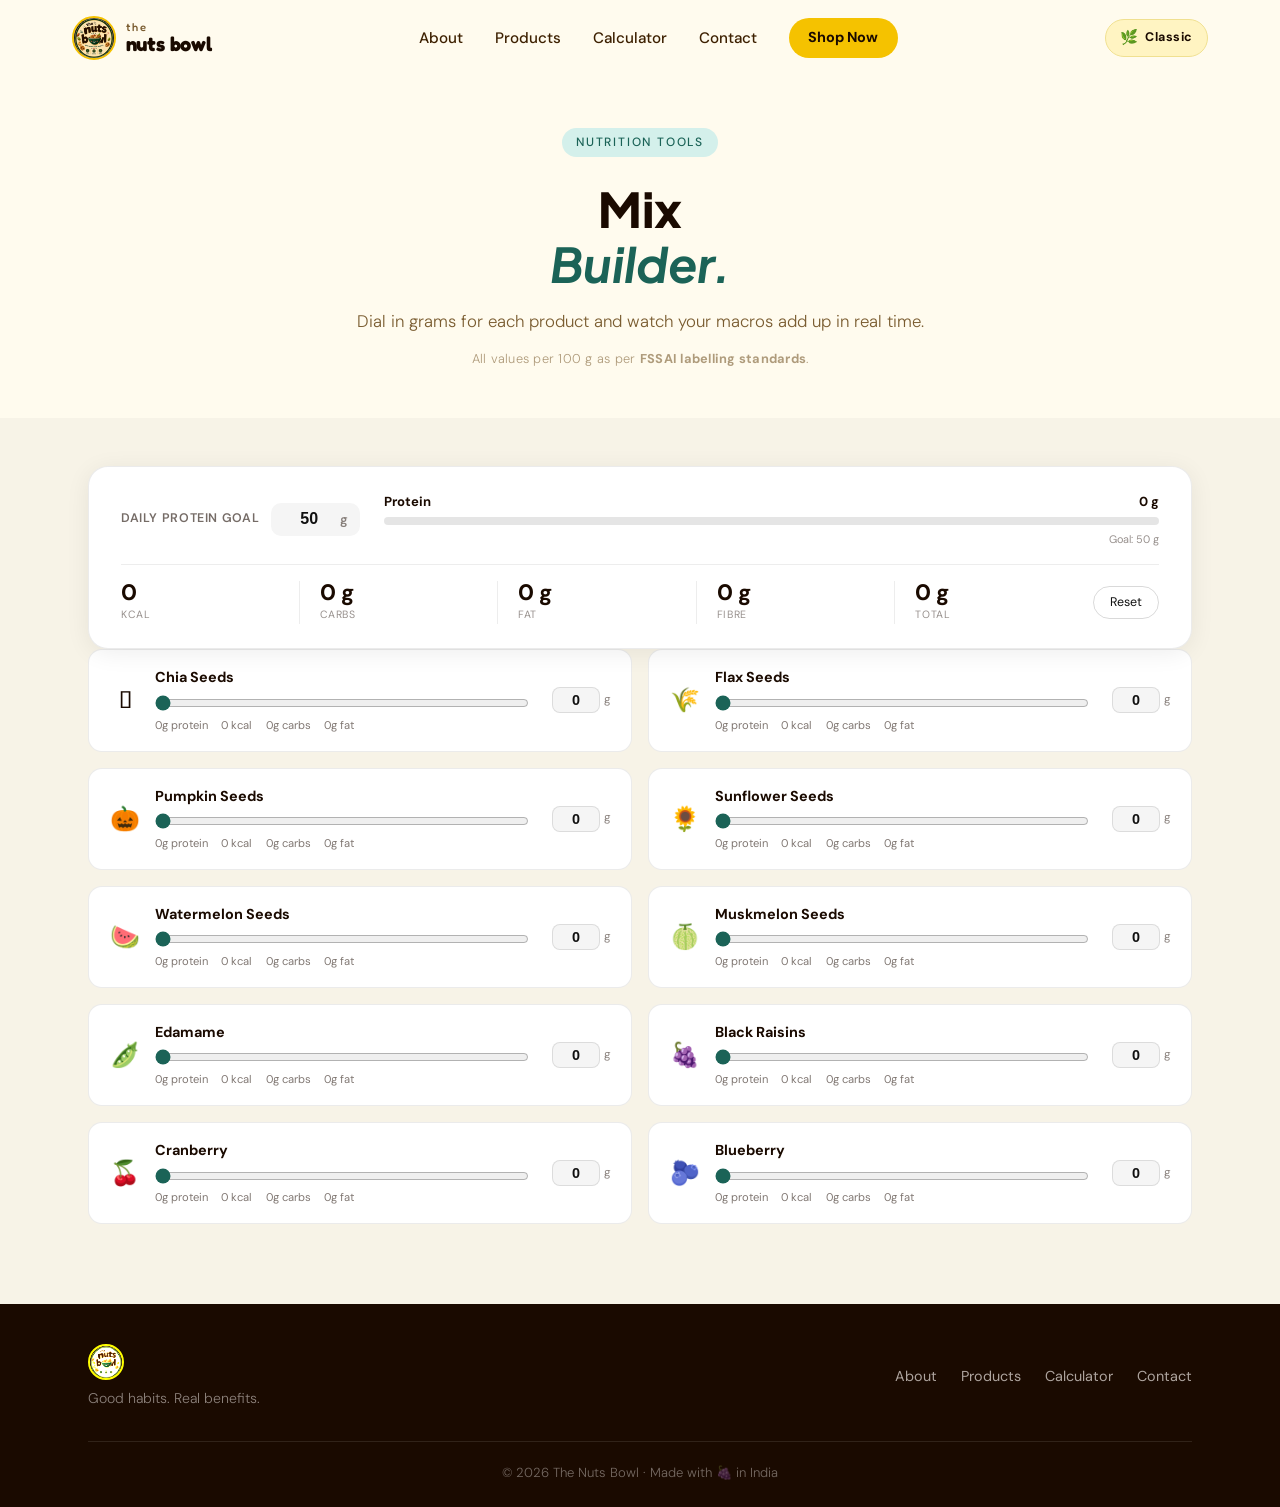
<file: calculator.html>
<!DOCTYPE html>
<html lang="en">
<head>
  <meta charset="UTF-8" />
  <meta name="viewport" content="width=device-width, initial-scale=1.0" />

  <!-- ── Google Search Console verification ───────────────────── -->
  <meta name="google-site-verification" content="Z0WeQghRNJafV9fuHbbRIlqWVJzhFvjrggeVqKe2DdU" />

  <!-- ── Primary SEO ──────────────────────────────────────────── -->
  <title>Protein &amp; Nutrition Calculator — The Nuts Bowl | Build Your Daily Seed Mix</title>
  <meta name="description" content="Free protein & nutrition calculator for seeds and nuts. Set your daily protein goal, add products and instantly see protein, calories, carbs, fat and fibre. Powered by The Nuts Bowl." />
  <meta name="keywords" content="protein calculator, nutrition calculator, seed mix calculator, daily protein goal, chia seeds nutrition, pumpkin seeds protein, flax seeds calories, sunflower seeds nutrition, healthy seed mix, FSSAI nutrition, the nuts bowl calculator" />
  <meta name="author" content="The Nuts Bowl" />
  <meta name="robots" content="index, follow" />
  <link rel="canonical" href="https://thenutsbowl.com/calculator.html" />

  <!-- ── Open Graph (Facebook / WhatsApp) ────────────────────── -->
  <meta property="og:type" content="website" />
  <meta property="og:site_name" content="The Nuts Bowl" />
  <meta property="og:title" content="Protein & Nutrition Calculator — The Nuts Bowl" />
  <meta property="og:description" content="Set your daily protein goal, dial in grams for each seed or nut, and get real-time macros. Free tool by The Nuts Bowl." />
  <meta property="og:image" content="https://thenutsbowl.com/assets/images/brand_logo.webp" />
  <meta property="og:image:alt" content="The Nuts Bowl Nutrition Calculator" />
  <meta property="og:url" content="https://thenutsbowl.com/calculator.html" />
  <meta property="og:locale" content="en_IN" />

  <!-- ── Twitter Card ─────────────────────────────────────────── -->
  <meta name="twitter:card" content="summary_large_image" />
  <meta name="twitter:title" content="Protein & Nutrition Calculator — The Nuts Bowl" />
  <meta name="twitter:description" content="Build your perfect seed mix. Set a protein goal, adjust grams, watch macros update live." />
  <meta name="twitter:image" content="https://thenutsbowl.com/assets/images/brand_logo.webp" />

  <!-- ── JSON-LD Structured Data ──────────────────────────────── -->
  <script type="application/ld+json">
  {
    "@context": "https://schema.org",
    "@type": "WebApplication",
    "name": "Protein & Nutrition Mix Calculator",
    "url": "https://thenutsbowl.com/calculator.html",
    "description": "A free nutrition calculator to build your daily seed and nut mix. Track protein, calories, carbs, fat and fibre per 100g as per FSSAI standards.",
    "applicationCategory": "HealthApplication",
    "operatingSystem": "Any",
    "offers": {
      "@type": "Offer",
      "price": "0",
      "priceCurrency": "INR"
    },
    "provider": {
      "@type": "Organization",
      "name": "The Nuts Bowl",
      "url": "https://thenutsbowl.com"
    },
    "breadcrumb": {
      "@type": "BreadcrumbList",
      "itemListElement": [
        {
          "@type": "ListItem",
          "position": 1,
          "name": "Home",
          "item": "https://thenutsbowl.com/"
        },
        {
          "@type": "ListItem",
          "position": 2,
          "name": "Nutrition Calculator",
          "item": "https://thenutsbowl.com/calculator.html"
        }
      ]
    }
  }
  </script>

  <!-- ── Fonts ─────────────────────────────────────────────────── -->
  <link rel="preconnect" href="https://fonts.googleapis.com" />
  <link rel="preconnect" href="https://fonts.gstatic.com" crossorigin />
  <link href="https://fonts.googleapis.com/css2?family=Syne:wght@700;800;900&family=Space+Grotesk:wght@300;400;500;600;700&family=Merriweather:ital,wght@0,300;0,400;0,700;1,300;1,400&display=swap" rel="stylesheet" />
  <link href="https://fonts.googleapis.com/css2?family=Plus+Jakarta+Sans:ital,wght@0,300;0,400;0,500;0,600;0,700;0,800;1,300;1,400;1,600&family=DM+Sans:ital,opsz,wght@0,9..40,300;0,9..40,400;0,9..40,500;1,9..40,300&family=Fredoka:wght@400;500;600;700&display=swap" rel="stylesheet" />

  <!-- ── Favicon ──────────────────────────────────────────────── -->
  <link rel="icon" type="image/svg+xml" href="assets/favicon.svg" />
  <link rel="shortcut icon" href="assets/favicon.svg" />

  <link rel="stylesheet" href="css/style.css" />
  <link rel="stylesheet" href="css/calculator.css" />
</head>
<body>

  <!-- ══════════════════════════════ NAVBAR ══════════════════════════════ -->
  <nav class="navbar" id="navbar">
    <div class="nav-container">
      <a href="index.html#hero" class="nav-logo">
        <img src="assets/images/brand_logo.webp" alt="The Nuts Bowl" class="logo-img" />
        <span class="brand-name">
          <span class="brand-the">the</span>
          <span class="brand-main">nuts bowl</span>
        </span>
      </a>

      <ul class="nav-links" id="navLinks">
        <li><a href="index.html#about"    class="nav-link">About</a></li>
        <li><a href="index.html#products" class="nav-link">Products</a></li>
        <li><a href="calculator.html"     class="nav-link active">Calculator</a></li>
        <li><a href="index.html#contact"  class="nav-link">Contact</a></li>
        <li><a href="index.html#contact"  class="btn btn-nav">Shop Now</a></li>
      </ul>

      <button class="theme-toggle" id="themeToggle" aria-label="Toggle theme">
        <span class="theme-icon">🌿</span>
        <span class="theme-label">Classic</span>
      </button>

      <button class="hamburger" id="hamburger" aria-label="Open menu" aria-expanded="false">
        <span></span><span></span><span></span>
      </button>
    </div>
  </nav>
  <div class="mobile-overlay" id="mobileOverlay"></div>

  <!-- ══════════════════════════════ HERO ══════════════════════════════ -->
  <section class="calc-hero">
    <div class="container">
      <span class="section-tag">nutrition tools</span>
      <h1 class="section-title">Mix<br /><em>Builder.</em></h1>
      <p class="section-desc">
        Dial in grams for each product and watch your macros add up in real time.<br />
        <small>All values per 100 g as per <strong>FSSAI labelling standards</strong>.</small>
      </p>
    </div>
  </section>

  <!-- ══════════════════════════════ CUSTOM MIX BUILDER ══════════════════════════════ -->
  <section class="calc-section calc-section-alt" id="mixBuilder">
    <div class="container">

      <!-- Totals panel — full-width at top -->
      <div class="mix-totals" id="mixTotals">
        <div class="mix-totals-top">
          <div class="mix-goal-row">
            <label for="mixGoal">Daily protein goal</label>
            <div class="target-input-wrap">
              <input type="number" id="mixGoal" class="target-input" min="1" max="500" value="50" />
              <span class="target-unit">g</span>
            </div>
          </div>

          <div class="macro-progress-wrap">
            <div class="macro-progress-label">
              <span>Protein</span>
              <span id="mixProteinDisplay">0 g</span>
            </div>
            <div class="macro-progress-track">
              <div class="macro-progress-fill" id="mixProteinBar" style="width:0%"></div>
            </div>
            <span class="macro-progress-goal" id="mixProteinGoalLabel">Goal: 50 g</span>
          </div>
        </div>

        <div class="mix-totals-bottom">
          <div class="mix-macro-item">
            <span class="mix-macro-value" id="mixCalories">0</span>
            <span class="mix-macro-label">kcal</span>
          </div>
          <div class="mix-macro-item">
            <span class="mix-macro-value" id="mixCarbs">0 g</span>
            <span class="mix-macro-label">Carbs</span>
          </div>
          <div class="mix-macro-item">
            <span class="mix-macro-value" id="mixFat">0 g</span>
            <span class="mix-macro-label">Fat</span>
          </div>
          <div class="mix-macro-item">
            <span class="mix-macro-value" id="mixFibre">0 g</span>
            <span class="mix-macro-label">Fibre</span>
          </div>
          <div class="mix-macro-item">
            <span class="mix-macro-value" id="mixTotalWeight">0 g</span>
            <span class="mix-macro-label">Total</span>
          </div>
          <button class="mix-reset-btn" id="mixReset">Reset</button>
        </div>
      </div>

      <!-- Product sliders grid -->
      <div class="mix-products" id="mixProducts"></div>

    </div>
  </section>

  <!-- ══════════════════════════════ FOOTER ══════════════════════════════ -->
  <footer class="footer">
    <div class="container">
      <div class="footer-inner">
        <div class="footer-brand">
          <a href="index.html#hero" class="nav-logo">
            <img src="assets/images/brand_logo.webp" alt="The Nuts Bowl" class="logo-img logo-sm" />
          </a>
          <p>Good habits. Real benefits.</p>
        </div>
        <nav class="footer-links">
          <a href="index.html#about">About</a>
          <a href="index.html#products">Products</a>
          <a href="calculator.html">Calculator</a>
          <a href="index.html#contact">Contact</a>
        </nav>
      </div>
      <div class="footer-bottom">
        <p>© 2026 The Nuts Bowl · Made with 🍇 in India</p>
      </div>
    </div>
  </footer>

  <script src="js/calculator.js"></script>
</body>
</html>
</file>
<file: css/style.css>
/* ═══════════════════════════════════════════════════════════════
   THE NUT BOWL — CSS
   Clean & Aesthetic Gen Z Style
   Mobile-first responsive
═══════════════════════════════════════════════════════════════ */

/* ─── CSS Custom Properties ─────────────────────────────────── */
:root {
  /* Colors — derived from The Nut Bowl logo */
  --cream:       #fffbee;   /* warm light yellow background */
  --cream-dark:  #fff4c2;   /* soft yellow */
  --beige:       #f0e090;   /* golden beige border */
  --brown-light: #c4a028;
  --brown:       #8b6900;
  --accent:      #1b6357;   /* teal — bowl color */
  --accent-light:#3d9b8a;   /* lighter teal */
  --accent-soft: #d4f0eb;   /* very light teal */
  --yellow:      #f5c200;   /* logo golden yellow */
  --yellow-soft: #fff4c2;   /* light yellow */
  --yellow-mid:  #fde96a;   /* mid yellow */
  --sage:        #5a9e4a;   /* leaf green */
  --text-dark:   #1a0a00;   /* near-black brown */
  --text-mid:    #3d2000;   /* dark brown */
  --text-muted:  #7a5c30;   /* warm mid brown */
  --white:       #ffffff;
  --card-bg:     #ffffff;
  --shadow:      rgba(27, 99, 87, 0.1);
  --shadow-hover:rgba(27, 99, 87, 0.2);

  /* Typography */
  --font-display: 'Plus Jakarta Sans', system-ui, sans-serif;
  --font-body:    'DM Sans', system-ui, sans-serif;

  /* Spacing */
  --section-pad: clamp(4rem, 8vw, 8rem);
  --container:   1200px;

  /* Radius */
  --radius-sm:  0.5rem;
  --radius-md:  1rem;
  --radius-lg:  1.5rem;
  --radius-xl:  2rem;
  --radius-pill:9999px;

  /* Transitions */
  --ease:        cubic-bezier(0.22, 1, 0.36, 1);
  --transition:  0.35s var(--ease);
}

/* ─── Reset ─────────────────────────────────────────────────── */
*, *::before, *::after { box-sizing: border-box; margin: 0; padding: 0; }

html {
  scroll-behavior: smooth;
  font-size: 16px;
  -webkit-text-size-adjust: 100%;
}

body {
  font-family: var(--font-body);
  background-color: var(--cream);
  color: var(--text-dark);
  line-height: 1.6;
  overflow-x: hidden;
}

img { max-width: 100%; display: block; }
a { text-decoration: none; color: inherit; }
ul { list-style: none; }
button { cursor: pointer; border: none; background: none; font: inherit; }
textarea { resize: vertical; }

/* ─── Utility ────────────────────────────────────────────────── */
.container {
  width: 100%;
  max-width: var(--container);
  margin: 0 auto;
  padding: 0 1.5rem;
}

@media (min-width: 768px) {
  .container { padding: 0 2rem; }
}

@media (min-width: 1024px) {
  .container { padding: 0 3rem; }
}

/* ─── Scroll Reveal ──────────────────────────────────────────── */
.reveal {
  opacity: 0;
  transform: translateY(2rem);
  transition: opacity 0.7s var(--ease), transform 0.7s var(--ease);
}

.reveal.visible {
  opacity: 1;
  transform: translateY(0);
}

.reveal-delay-1 { transition-delay: 0.12s; }
.reveal-delay-2 { transition-delay: 0.24s; }
.reveal-delay-3 { transition-delay: 0.36s; }

/* ─── Buttons ────────────────────────────────────────────────── */
.btn {
  display: inline-flex;
  align-items: center;
  gap: 0.4rem;
  padding: 0.7rem 1.6rem;
  border-radius: var(--radius-pill);
  font-family: var(--font-body);
  font-weight: 500;
  font-size: 0.95rem;
  transition: var(--transition);
  white-space: nowrap;
}

.btn-primary {
  background: var(--accent);
  color: var(--white);
  box-shadow: 0 4px 20px rgba(27, 99, 87, 0.3);
}

.btn-primary:hover {
  background: #155048;
  transform: translateY(-2px);
  box-shadow: 0 8px 28px rgba(27, 99, 87, 0.4);
}

.btn-ghost {
  background: transparent;
  color: var(--text-mid);
  border: 1.5px solid var(--beige);
}

.btn-ghost:hover {
  border-color: var(--accent);
  color: var(--accent);
  transform: translateY(-2px);
}

.btn-nav {
  background: var(--yellow);
  color: var(--text-dark);
  padding: 0.5rem 1.2rem;
  font-size: 0.9rem;
  font-weight: 700;
}

.btn-nav:hover { background: #e0b000; transform: translateY(-1px); }

.btn-small {
  padding: 0.45rem 1.1rem;
  font-size: 0.85rem;
  background: var(--yellow-soft);
  color: var(--text-dark);
  border: 1.5px solid var(--yellow);
}

.btn-small:hover {
  background: var(--yellow);
  color: var(--text-dark);
}

.btn-full { width: 100%; justify-content: center; }

/* ─── Section Helpers ────────────────────────────────────────── */
.section-tag {
  display: inline-block;
  font-family: var(--font-body);
  font-size: 0.75rem;
  font-weight: 500;
  letter-spacing: 0.15em;
  text-transform: uppercase;
  color: var(--accent);
  background: var(--accent-soft);
  padding: 0.3rem 0.9rem;
  border-radius: var(--radius-pill);
  margin-bottom: 1rem;
}

.section-header {
  text-align: center;
  max-width: 600px;
  margin: 0 auto 3.5rem;
}

.section-title {
  font-family: var(--font-display);
  font-size: clamp(2rem, 4.5vw, 3rem);
  font-weight: 800;
  line-height: 1.15;
  color: var(--text-dark);
  margin-bottom: 1rem;
}

.section-title em {
  font-style: italic;
  color: var(--accent);
  font-weight: 700;
}

.section-desc {
  color: var(--text-muted);
  font-size: 1.05rem;
  line-height: 1.7;
  font-weight: 300;
}

/* ─── OFFER BANNER ───────────────────────────────────────────── */
:root { --banner-h: 0px; }

.offer-banner {
  position: fixed;
  top: 0;
  left: 0;
  right: 0;
  height: 38px;
  z-index: 1002;
  background: var(--yellow);
  display: flex;
  align-items: center;
  overflow: hidden;
  transform: translateY(-100%);
  transition: transform 0.35s var(--ease);
}

.offer-banner.visible { transform: translateY(0); }

/* Scrolling ticker */
.offer-banner-track {
  display: flex;
  align-items: center;
  gap: 0;
  white-space: nowrap;
  animation: bannerTicker 28s linear infinite;
  padding-right: 2rem;
  flex: 1;
  min-width: 0;
}

.offer-banner-track:hover { animation-play-state: paused; }

@keyframes bannerTicker {
  from { transform: translateX(0); }
  to   { transform: translateX(-50%); }
}

.offer-banner-msg {
  display: inline-block;
  font-size: 0.78rem;
  font-weight: 700;
  letter-spacing: 0.06em;
  text-transform: uppercase;
  color: var(--text-dark);
  padding: 0 3rem;
}

.offer-banner-msg::before {
  content: '✦';
  margin-right: 0.75rem;
  opacity: 0.5;
}

.offer-banner-close {
  flex-shrink: 0;
  padding: 0 0.85rem;
  height: 100%;
  font-size: 0.75rem;
  font-weight: 700;
  color: var(--text-dark);
  opacity: 0.6;
  background: rgba(0,0,0,0.08);
  border-left: 1px solid rgba(0,0,0,0.1);
  transition: opacity var(--transition), background var(--transition);
  cursor: pointer;
}

.offer-banner-close:hover { opacity: 1; background: rgba(0,0,0,0.15); }

/* Shift navbar and hero down when banner is visible */
body.banner-visible .navbar      { top: 38px; }
body.banner-visible .hero        { padding-top: calc(var(--section-pad) + 4rem + 38px); }
body.banner-visible .mobile-overlay { top: 38px; }

/* ─── NAVBAR ─────────────────────────────────────────────────── */
.navbar {
  position: fixed;
  top: 0;
  left: 0;
  right: 0;
  z-index: 1000;
  padding: 1rem 0;
  transition: background var(--transition), box-shadow var(--transition), padding var(--transition);
}

.navbar.scrolled {
  background: rgba(253, 248, 243, 0.92);
  backdrop-filter: blur(16px);
  -webkit-backdrop-filter: blur(16px);
  box-shadow: 0 1px 0 var(--beige);
  padding: 0.75rem 0;
}

.nav-container {
  max-width: var(--container);
  margin: 0 auto;
  padding: 0 1.5rem;
  display: flex;
  align-items: center;
  justify-content: space-between;
  gap: 1rem;
}

.nav-logo {
  display: flex;
  align-items: center;
  gap: 0.6rem;
  flex-shrink: 0;
}

.logo-img {
  height: 44px;
  width: 44px;
  object-fit: cover;
  border-radius: 50%;
  border: 2px solid var(--yellow);
}

.logo-sm {
  height: 36px;
  width: 36px;
}

.logo-text {
  font-family: var(--font-display);
  font-size: 1.2rem;
  font-weight: 800;
  color: var(--text-dark);
}

/* Brand name beside logo */
.brand-name {
  display: flex;
  flex-direction: column;
  line-height: 1;
  gap: 0.05rem;
}

.brand-the {
  font-family: 'Fredoka', sans-serif;
  font-size: 0.7rem;
  font-weight: 500;
  color: var(--text-muted);
  letter-spacing: 0.18em;
  text-transform: lowercase;
}

.brand-main {
  font-family: 'Fredoka', sans-serif;
  font-size: 1.25rem;
  font-weight: 700;
  color: var(--text-dark);
  letter-spacing: -0.01em;
  line-height: 1;
}

.nav-links {
  display: none;
  align-items: center;
  gap: 2rem;
}

.nav-link {
  font-size: 0.95rem;
  font-weight: 500;
  color: var(--text-mid);
  transition: color var(--transition);
  position: relative;
}

.nav-link::after {
  content: '';
  position: absolute;
  left: 0;
  bottom: -3px;
  width: 0;
  height: 2px;
  background: var(--accent);
  border-radius: var(--radius-pill);
  transition: width var(--transition);
}

.nav-link:hover { color: var(--accent); }
.nav-link:hover::after { width: 100%; }

/* Hamburger */
.hamburger {
  display: flex;
  flex-direction: column;
  gap: 5px;
  padding: 0.4rem;
  z-index: 1001;
}

.hamburger span {
  display: block;
  width: 24px;
  height: 2px;
  background: var(--text-dark);
  border-radius: var(--radius-pill);
  transition: var(--transition);
  transform-origin: center;
}

.hamburger.open span:nth-child(1) { transform: translateY(7px) rotate(45deg); }
.hamburger.open span:nth-child(2) { opacity: 0; transform: scaleX(0); }
.hamburger.open span:nth-child(3) { transform: translateY(-7px) rotate(-45deg); }

/* Mobile nav overlay */
.mobile-overlay {
  display: none;
  position: fixed;
  inset: 0;
  background: rgba(26, 18, 8, 0.4);
  z-index: 998;
  backdrop-filter: blur(4px);
  opacity: 0;
  transition: opacity var(--transition);
}

.mobile-overlay.show { display: block; opacity: 1; }

/* Desktop nav */
@media (min-width: 768px) {
  .nav-container { padding: 0 2rem; }
  .hamburger { display: none; }
  .nav-links { display: flex; }
}

/* Mobile nav open state */
@media (max-width: 767px) {
  .nav-links {
    position: fixed;
    top: 0;
    right: -100%;
    bottom: 0;
    width: min(300px, 82vw);
    background: var(--white);
    border-left: 1.5px solid var(--beige);
    flex-direction: column;
    align-items: stretch;
    justify-content: flex-start;
    gap: 0;
    padding: 72px 0 2rem;
    z-index: 999;
    transition: right 0.3s ease;
    box-shadow: -8px 0 32px rgba(0,0,0,0.1);
    overflow-y: auto;
    list-style: none;
  }

  .nav-links.open { right: 0; display: flex; }

  .nav-links li { width: 100%; }

  .nav-links li + li { border-top: 1px solid var(--cream-dark); }

  .nav-link {
    display: block;
    padding: 1rem 1.75rem;
    font-size: 1.05rem;
    font-weight: 600;
    color: var(--text-dark);
    width: 100%;
  }

  .nav-link::after { display: none; }
  .nav-link:hover  { background: var(--cream); color: var(--accent); }

  .nav-links li:last-child {
    padding: 1.25rem 1.75rem 0;
    border-top: none;
  }

  .nav-links .btn-nav {
    display: block;
    width: 100%;
    text-align: center;
    padding: 0.8rem 1.5rem;
    font-size: 1rem;
    border-radius: var(--radius-pill);
  }
}

/* ─── HERO ────────────────────────────────────────────────────── */
.hero {
  min-height: 100svh;
  padding: calc(var(--section-pad) + 4rem) 1.5rem var(--section-pad);
  display: flex;
  align-items: center;
  justify-content: center;
  position: relative;
  overflow: hidden;
  background: linear-gradient(160deg, var(--cream) 0%, var(--yellow-soft) 60%, var(--yellow-mid) 100%);
}

/* Decorative blobs */
.hero-bg-blob {
  position: absolute;
  border-radius: 50%;
  filter: blur(80px);
  opacity: 0.45;
  pointer-events: none;
  animation: blobFloat 8s ease-in-out infinite alternate;
}

.blob-1 {
  width: clamp(300px, 40vw, 500px);
  height: clamp(300px, 40vw, 500px);
  background: radial-gradient(circle, #fde96a, transparent 70%);
  top: -10%;
  right: -5%;
  animation-delay: 0s;
}

.blob-2 {
  width: clamp(200px, 30vw, 380px);
  height: clamp(200px, 30vw, 380px);
  background: radial-gradient(circle, #a8d8d2, transparent 70%);
  bottom: 5%;
  left: -5%;
  animation-delay: -3s;
}

.blob-3 {
  width: clamp(150px, 20vw, 250px);
  height: clamp(150px, 20vw, 250px);
  background: radial-gradient(circle, #f5c200, transparent 70%);
  top: 40%;
  left: 30%;
  animation-delay: -6s;
}

@keyframes blobFloat {
  from { transform: translate(0, 0) scale(1); }
  to   { transform: translate(3%, 4%) scale(1.05); }
}

.hero {
  flex-direction: column;
  text-align: center;
  gap: 3rem;
}

.hero-content {
  position: relative;
  z-index: 1;
  max-width: 700px;
}

.hero-badge {
  display: inline-block;
  background: var(--yellow);
  border: none;
  color: var(--text-dark);
  font-size: 0.8rem;
  font-weight: 600;
  letter-spacing: 0.04em;
  padding: 0.45rem 1.2rem;
  border-radius: var(--radius-pill);
  margin-bottom: 1.5rem;
  box-shadow: 0 2px 12px rgba(245, 194, 0, 0.3);
}

.hero-title {
  font-family: var(--font-display);
  font-size: clamp(3rem, 9vw, 6.5rem);
  font-weight: 800;
  line-height: 1.05;
  color: var(--text-dark);
  margin-bottom: 1.2rem;
}

.hero-title em {
  font-style: italic;
  font-weight: 600;
  color: var(--text-mid);
  font-size: 0.8em;
}

.hero-title .highlight {
  color: var(--accent);
  position: relative;
  display: inline-block;
}

.hero-title .highlight::after {
  content: '';
  position: absolute;
  left: 0;
  bottom: 0.05em;
  width: 100%;
  height: 0.08em;
  background: var(--yellow);
  border-radius: var(--radius-pill);
  z-index: -1;
}

.hero-sub {
  color: var(--text-muted);
  font-size: clamp(1rem, 2vw, 1.15rem);
  line-height: 1.75;
  font-weight: 300;
  margin-bottom: 2rem;
}

.br-desktop { display: none; }
@media (min-width: 768px) { .br-desktop { display: inline; } }

.hero-cta-group {
  display: flex;
  flex-wrap: wrap;
  gap: 0.75rem;
  justify-content: center;
}

.hero-cta-group .btn { font-size: 1rem; padding: 0.85rem 2rem; }

/* Hero Visual */
.hero-visual {
  position: relative;
  z-index: 1;
}

.hero-card-stack {
  position: relative;
  width: clamp(220px, 40vw, 320px);
  height: clamp(220px, 40vw, 320px);
  display: flex;
  align-items: center;
  justify-content: center;
}

.hero-bowl-emoji {
  font-size: clamp(5rem, 12vw, 9rem);
  filter: drop-shadow(0 20px 40px rgba(139, 105, 64, 0.25));
  animation: bowlBob 4s ease-in-out infinite;
}

@keyframes bowlBob {
  0%, 100% { transform: translateY(0); }
  50%       { transform: translateY(-12px); }
}

.floating-card {
  position: absolute;
  background: var(--white);
  border: 1px solid var(--beige);
  border-radius: var(--radius-md);
  padding: 0.5rem 0.9rem;
  font-size: 0.85rem;
  font-weight: 500;
  color: var(--text-mid);
  box-shadow: 0 8px 24px var(--shadow);
  white-space: nowrap;
}

.card-a { top: 0; left: 0; animation: floatA 5s ease-in-out infinite; }
.card-b { top: 20%; right: -10%; animation: floatB 6s ease-in-out infinite; }
.card-c { bottom: 10%; left: 10%; animation: floatC 5.5s ease-in-out infinite; }

@keyframes floatA {
  0%, 100% { transform: translate(0, 0) rotate(-4deg); }
  50%       { transform: translate(-4px, -8px) rotate(-2deg); }
}

@keyframes floatB {
  0%, 100% { transform: translate(0, 0) rotate(5deg); }
  50%       { transform: translate(5px, -10px) rotate(3deg); }
}

@keyframes floatC {
  0%, 100% { transform: translate(0, 0) rotate(-2deg); }
  50%       { transform: translate(-3px, -6px) rotate(1deg); }
}

@media (min-width: 1024px) {
  .hero {
    flex-direction: row;
    text-align: left;
    gap: 4rem;
    padding-left: 3rem;
    padding-right: 3rem;
  }

  .hero-content { max-width: 600px; }
  .hero-cta-group { justify-content: flex-start; }
  .hero-badge { text-align: left; }
}

/* ─── ABOUT ──────────────────────────────────────────────────── */
.about {
  padding: var(--section-pad) 0;
  background: var(--white);
}

.about-grid {
  display: flex;
  flex-direction: column;
  gap: 1.25rem;
}

.about-card {
  display: flex;
  flex-direction: row;
  align-items: flex-start;
  gap: 1.5rem;
  background: var(--cream);
  border: 1px solid var(--beige);
  border-radius: var(--radius-lg);
  padding: 1.5rem 2rem;
  transition: transform var(--transition), box-shadow var(--transition);
}

.about-card:hover {
  transform: translateX(6px);
  box-shadow: 0 8px 32px var(--shadow-hover);
}

.about-icon {
  font-size: 2.2rem;
  flex-shrink: 0;
  margin-top: 0.15rem;
}

.about-card-text {
  display: flex;
  flex-direction: column;
}

.about-card h3 {
  font-family: var(--font-display);
  font-size: 1.1rem;
  font-weight: 700;
  color: var(--text-dark);
  margin-bottom: 0.4rem;
}

.about-card p {
  font-size: 0.92rem;
  color: var(--text-muted);
  line-height: 1.65;
  font-weight: 300;
}

/* ─── PRODUCTS ───────────────────────────────────────────────── */
.products {
  padding: var(--section-pad) 0;
  background: var(--cream);
}

.products-grid {
  display: grid;
  gap: 1.5rem;
  grid-template-columns: 1fr;
}

/* ── Skeleton loading cards ──────────────────────────────────── */
@keyframes shimmer {
  0%   { background-position: -600px 0; }
  100% { background-position:  600px 0; }
}

.skeleton-card {
  background: var(--card-bg);
  border: 1px solid var(--beige);
  border-radius: var(--radius-xl);
  padding: 2rem 1.75rem;
  display: flex;
  flex-direction: column;
  gap: 1rem;
  min-height: 260px;
  overflow: hidden;
}

.skeleton-line {
  border-radius: 6px;
  background: linear-gradient(90deg, var(--beige) 25%, var(--cream) 50%, var(--beige) 75%);
  background-size: 600px 100%;
  animation: shimmer 1.4s infinite linear;
}

.skeleton-line.sk-emoji  { width: 48px; height: 48px; border-radius: 50%; }
.skeleton-line.sk-title  { width: 65%; height: 18px; margin-top: 0.5rem; }
.skeleton-line.sk-desc   { width: 90%; height: 13px; }
.skeleton-line.sk-desc2  { width: 70%; height: 13px; }
.skeleton-line.sk-price  { width: 40%; height: 22px; margin-top: auto; }

@media (min-width: 640px) {
  .products-grid { grid-template-columns: repeat(2, 1fr); }
}

@media (min-width: 1024px) {
  .products-grid { grid-template-columns: repeat(3, 1fr); gap: 2rem; }
}

.product-card {
  background: var(--card-bg);
  border: 1px solid var(--beige);
  border-radius: var(--radius-xl);
  padding: 2rem 1.75rem;
  position: relative;
  overflow: hidden;
  transition: transform var(--transition), box-shadow var(--transition);
  display: flex;
  flex-direction: column;
  gap: 1rem;
}

.product-card::before {
  content: '';
  position: absolute;
  top: 0;
  left: 0;
  right: 0;
  height: 3px;
  background: linear-gradient(90deg, var(--yellow), var(--accent));
  opacity: 0;
  transition: opacity var(--transition);
}

.product-card:hover {
  transform: translateY(-8px);
  box-shadow: 0 24px 60px var(--shadow-hover);
}

.product-card:hover::before { opacity: 1; }

.product-badge {
  position: absolute;
  top: 1.2rem;
  right: 1.2rem;
  background: var(--yellow);
  color: var(--text-dark);
  font-size: 0.72rem;
  font-weight: 700;
  letter-spacing: 0.05em;
  padding: 0.3rem 0.75rem;
  border-radius: var(--radius-pill);
}

.badge-new { background: var(--accent); color: var(--white); }

.product-emoji {
  font-size: 3.5rem;
  line-height: 1;
}
.product-emoji .product-img {
  width: 3.5rem;
  height: 3.5rem;
  object-fit: cover;
  border-radius: 8px;
  cursor: zoom-in;
  transition: transform 0.2s ease, box-shadow 0.2s ease;
}
.product-emoji .product-img:hover {
  transform: scale(1.08);
  box-shadow: 0 6px 20px rgba(0,0,0,0.18);
}

/* ── Order Details Modal ───────────────────────────────────── */
.order-modal {
  position: fixed;
  inset: 0;
  z-index: 9998;
  background: rgba(0, 0, 0, 0.6);
  display: flex;
  align-items: center;
  justify-content: center;
  padding: 1.5rem;
  animation: lightboxIn 0.2s ease;
}
.order-modal[hidden] { display: none; }

.order-modal-card {
  background: var(--card-bg, #fff);
  color: var(--text-dark);
  border-radius: 1.25rem;
  padding: 1.75rem;
  width: 100%;
  max-width: 420px;
  box-shadow: 0 24px 64px rgba(0, 0, 0, 0.25);
  animation: lightboxImgIn 0.25s cubic-bezier(0.34, 1.56, 0.64, 1);
}

.order-modal-header {
  display: flex;
  align-items: center;
  justify-content: space-between;
  margin-bottom: 0.4rem;
}

.order-modal-title {
  font-family: var(--font-display);
  font-weight: 700;
  font-size: 1.1rem;
}

.order-modal-close {
  background: rgba(0, 0, 0, 0.07);
  border: none;
  width: 2rem;
  height: 2rem;
  border-radius: 50%;
  cursor: pointer;
  font-size: 0.9rem;
  display: flex;
  align-items: center;
  justify-content: center;
  transition: background 0.2s;
  flex-shrink: 0;
}
.order-modal-close:hover { background: rgba(0, 0, 0, 0.14); }

.order-modal-subtitle {
  font-size: 0.85rem;
  color: var(--text-muted);
  margin-bottom: 1.25rem;
}

.order-modal-form {
  display: flex;
  flex-direction: column;
  gap: 0.25rem;
}

.order-modal-label {
  font-family: var(--font-body);
  font-size: 0.75rem;
  font-weight: 600;
  color: var(--text-muted);
  text-transform: uppercase;
  letter-spacing: 0.06em;
  margin-top: 0.75rem;
}

.order-modal-input {
  border: 1.5px solid rgba(0, 0, 0, 0.12);
  border-radius: 0.65rem;
  padding: 0.65rem 0.75rem;
  font-size: 0.95rem;
  font-family: var(--font-body);
  width: 100%;
  box-sizing: border-box;
  background: var(--cream, #fffbee);
  color: var(--text-dark);
  transition: border-color 0.2s;
}
.order-modal-input:focus {
  outline: none;
  border-color: #25d366;
  box-shadow: 0 0 0 3px rgba(37, 211, 102, 0.15);
}
.order-modal-input.invalid {
  border-color: #e53e3e;
}

.order-modal-textarea {
  resize: vertical;
  min-height: 76px;
}

.order-modal-submit {
  margin-top: 1.25rem;
  width: 100%;
  text-align: center;
  justify-content: center;
  font-size: 1rem;
  padding: 0.85rem;
  border: none;
  cursor: pointer;
}

[data-theme="genz"] .order-modal-card {
  background: #1c1c1c;
  border: 1px solid rgba(255, 255, 255, 0.08);
}
[data-theme="genz"] .order-modal-input {
  background: #111;
  border-color: rgba(255, 255, 255, 0.12);
  color: #f0f0f0;
}
[data-theme="genz"] .order-modal-close {
  background: rgba(255, 255, 255, 0.08);
  color: #f0f0f0;
}
[data-theme="genz"] .order-modal-close:hover { background: rgba(255, 255, 255, 0.16); }

/* ── Lightbox ──────────────────────────────────────────────── */
.lightbox {
  position: fixed;
  inset: 0;
  z-index: 9999;
  background: rgba(0, 0, 0, 0.85);
  display: flex;
  align-items: center;
  justify-content: center;
  padding: 1.5rem;
  animation: lightboxIn 0.2s ease;
}
.lightbox[hidden] { display: none; }

@keyframes lightboxIn {
  from { opacity: 0; }
  to   { opacity: 1; }
}

.lightbox-img {
  max-width: min(90vw, 520px);
  max-height: 80vh;
  object-fit: contain;
  border-radius: 16px;
  box-shadow: 0 24px 64px rgba(0, 0, 0, 0.5);
  animation: lightboxImgIn 0.25s cubic-bezier(0.34, 1.56, 0.64, 1);
}

@keyframes lightboxImgIn {
  from { transform: scale(0.85); opacity: 0; }
  to   { transform: scale(1);    opacity: 1; }
}

.lightbox-close {
  position: fixed;
  top: 1.25rem;
  right: 1.25rem;
  background: rgba(255, 255, 255, 0.15);
  border: none;
  color: #fff;
  font-size: 1.25rem;
  width: 2.5rem;
  height: 2.5rem;
  border-radius: 50%;
  cursor: pointer;
  display: flex;
  align-items: center;
  justify-content: center;
  transition: background 0.2s;
  backdrop-filter: blur(4px);
}
.lightbox-close:hover { background: rgba(255, 255, 255, 0.28); }

.product-info {
  display: flex;
  flex-direction: column;
  gap: 0.5rem;
  flex: 1;
}

.product-tag {
  font-size: 0.75rem;
  font-weight: 500;
  letter-spacing: 0.12em;
  text-transform: uppercase;
  color: var(--accent);
}

.product-name {
  font-family: var(--font-display);
  font-size: 1.4rem;
  font-weight: 800;
  color: var(--text-dark);
}

.product-desc {
  font-size: 0.92rem;
  color: var(--text-muted);
  line-height: 1.65;
  font-weight: 300;
  flex: 1;
}

.product-footer {
  display: flex;
  align-items: center;
  justify-content: space-between;
  gap: 0.75rem;
  margin-top: 0.5rem;
  padding-top: 1rem;
  border-top: 1px solid var(--cream-dark);
  flex-wrap: wrap;
  row-gap: 0.6rem;
}

.product-price {
  font-family: var(--font-display);
  font-size: 1.4rem;
  font-weight: 800;
  color: var(--text-dark);
}

/* Weight selector */
.weight-selector {
  display: flex;
  gap: 0.4rem;
  margin: 0.85rem 0 0.25rem;
}

.weight-btn {
  padding: 0.3rem 0.7rem;
  border: 1.5px solid var(--beige);
  border-radius: var(--radius-pill);
  background: var(--white);
  font-family: var(--font-body);
  font-size: 0.8rem;
  font-weight: 600;
  color: var(--text-muted);
  cursor: pointer;
  transition: all var(--transition);
}

.weight-btn:hover {
  border-color: var(--accent);
  color: var(--accent);
}

.weight-btn.active {
  background: var(--accent);
  border-color: var(--accent);
  color: var(--white);
}

/* DIY Seed Bowl featured card */
.product-card-diy {
  display: flex;
  flex-direction: column;
  gap: 1.25rem;
  background: linear-gradient(135deg, var(--cream) 60%, var(--accent-soft));
  border: 2px solid var(--accent-light);
}

@media (min-width: 1024px) {
  .product-card-diy {
    grid-column: 1 / -1;
    flex-direction: row;
    align-items: center;
  }
  .product-card-diy .product-info { flex: 1; }
}

.diy-left {
  display: flex;
  flex-direction: column;
  align-items: center;
  gap: 0.5rem;
  min-width: 120px;
}

.diy-seeds-row {
  display: flex;
  flex-wrap: wrap;
  justify-content: center;
  gap: 0.5rem;
  font-size: 1.5rem;
  max-width: 140px;
}

/* Price stack (for discounted items) */
.price-stack {
  display: flex;
  flex-direction: column;
  gap: 0.1rem;
}

.price-mrp-row {
  display: flex;
  align-items: center;
  gap: 0.4rem;
  flex-wrap: wrap;
}

.product-price-original {
  font-family: var(--font-display);
  font-size: 1rem;
  font-weight: 600;
  color: var(--text-muted);
  text-decoration: line-through;
}

.discount-pill {
  background: #dcfce7;
  color: #16a34a;
  font-size: 0.75rem;
  font-weight: 700;
  padding: 0.2rem 0.55rem;
  border-radius: var(--radius-pill);
}

.badge-deal {
  background: var(--yellow);
  color: var(--text-dark);
}

.badge-bestseller {
  background: linear-gradient(135deg, #f59e0b, #d97706);
  color: #fff;
  box-shadow: 0 2px 8px rgba(217, 119, 6, 0.35);
}

/* Combo card — ingredient breakdown */
.product-card-combo {
  background: linear-gradient(135deg, #f0fdf4 60%, #dcfce7);
  border: 2px solid #86efac;
}

@media (min-width: 1024px) {
  .product-card-combo {
    align-items: flex-start;
  }
  .product-card-combo .diy-left {
    padding-top: 0.25rem;
    min-width: 150px;
  }
}

.combo-ingredients {
  margin: 0.6rem 0 0.25rem;
}

.ingredients-header {
  display: grid;
  grid-template-columns: 1fr 1fr;
  border-bottom: 1.5px solid #bbf7d0;
  margin-bottom: 0.1rem;
}

.ingredients-header > div {
  display: flex;
  justify-content: space-between;
  align-items: center;
  padding: 0 0.5rem 0.35rem;
  font-size: 0.7rem;
  font-weight: 700;
  letter-spacing: 0.08em;
  text-transform: uppercase;
  color: var(--text-muted);
}

.ingredients-header > div:first-child {
  border-right: 1px solid #bbf7d0;
}

.ingredients-list {
  display: grid;
  grid-template-columns: 1fr 1fr;
}

.ingredient-row {
  display: flex;
  justify-content: space-between;
  align-items: center;
  gap: 0.4rem;
  padding: 0.28rem 0.5rem;
  border-radius: 6px;
  transition: background var(--transition);
}

.ingredient-row:nth-child(odd) {
  border-right: 1px solid #bbf7d0;
}

.ingredient-row:hover { background: rgba(134, 239, 172, 0.2); }

.ingredient-name {
  font-size: 0.82rem;
  color: var(--text-dark);
  overflow-wrap: break-word;
  min-width: 0;
}

.ingredient-weight {
  font-size: 0.8rem;
  font-weight: 700;
  color: var(--text-muted);
  white-space: nowrap;
}

.ingredients-total {
  display: flex;
  justify-content: space-between;
  align-items: center;
  padding: 0.38rem 0.5rem;
  margin-top: 0.1rem;
  border-top: 1.5px solid #86efac;
  font-size: 0.85rem;
  font-weight: 700;
  color: #16a34a;
}

@media (max-width: 480px) {
  .ingredients-list {
    grid-template-columns: 1fr;
  }
  .ingredients-header {
    grid-template-columns: 1fr;
  }
  .ingredients-header > div:first-child {
    border-right: none;
    border-bottom: 1px solid #bbf7d0;
  }
  .ingredients-header > div:last-child {
    display: none;
  }
  .ingredient-row:nth-child(odd) {
    border-right: none;
  }
}

/* Old table styles kept for fallback */
.ingredients-table { width: 100%; border-collapse: collapse; font-size: 0.85rem; }
.ingredients-table th,
.ingredients-table td { padding: 0.35rem 0.6rem; text-align: left; }
.ingredients-table th { font-size: 0.72rem; font-weight: 700; letter-spacing: 0.08em; text-transform: uppercase; color: var(--text-muted); border-bottom: 1.5px solid #bbf7d0; }
.ingredients-table td { color: var(--text-dark); }
.ingredients-table tfoot td { border-top: 1.5px solid #86efac; font-weight: 700; color: #16a34a; }

.combo-size-pill {
  background: #dcfce7;
  color: #16a34a;
  font-size: 0.75rem;
  font-weight: 700;
  padding: 0.2rem 0.65rem;
  border-radius: var(--radius-pill);
  border: 1px solid #86efac;
}



.products-note {
  text-align: center;
  margin-top: 2.5rem;
  padding: 1rem 1.5rem;
  background: var(--accent-soft);
  border-radius: var(--radius-pill);
  display: inline-block;
  font-size: 0.9rem;
  color: var(--accent);
  font-weight: 500;
}

.products-note { display: flex; justify-content: center; }
.products-note p {
  background: var(--yellow-soft);
  border: 1px solid var(--yellow);
  color: var(--text-dark);
  padding: 0.7rem 1.5rem;
  border-radius: var(--radius-pill);
  font-size: 0.88rem;
  font-weight: 600;
}

/* ─── CONTACT ────────────────────────────────────────────────── */
.contact {
  padding: var(--section-pad) 0;
  background: var(--white);
}

.contact-inner {
  display: grid;
  gap: 3rem;
  grid-template-columns: 1fr;
}

@media (min-width: 860px) {
  .contact-inner { grid-template-columns: 1fr 1.2fr; gap: 5rem; align-items: start; }
}

.contact-left .section-title { text-align: left; }
.contact-left .section-desc  { text-align: left; }

.contact-socials {
  display: flex;
  flex-direction: column;
  gap: 0.75rem;
  margin-top: 2rem;
}

.social-link {
  display: inline-flex;
  align-items: center;
  gap: 0.65rem;
  font-size: 0.95rem;
  font-weight: 500;
  color: var(--text-mid);
  transition: color var(--transition);
}

.social-link svg {
  width: 20px;
  height: 20px;
  flex-shrink: 0;
}

.social-link:hover { color: var(--accent); }

/* Contact Form */
.contact-form {
  display: flex;
  flex-direction: column;
  gap: 1.25rem;
  background: var(--cream);
  border: 1px solid var(--beige);
  border-radius: var(--radius-xl);
  padding: 2rem;
}

.form-group {
  display: flex;
  flex-direction: column;
  gap: 0.4rem;
}

.form-group label {
  font-size: 0.85rem;
  font-weight: 500;
  color: var(--text-mid);
}

.form-group input,
.form-group textarea {
  background: var(--white);
  border: 1.5px solid var(--beige);
  border-radius: var(--radius-md);
  padding: 0.75rem 1rem;
  font-family: var(--font-body);
  font-size: 0.95rem;
  color: var(--text-dark);
  transition: border-color var(--transition), box-shadow var(--transition);
  outline: none;
}

.form-group input::placeholder,
.form-group textarea::placeholder {
  color: var(--text-muted);
  font-weight: 300;
}

.form-group input:focus,
.form-group textarea:focus {
  border-color: var(--accent);
  box-shadow: 0 0 0 3px rgba(27, 99, 87, 0.12);
}

.form-success {
  display: none;
  text-align: center;
  color: var(--sage);
  font-weight: 500;
  font-size: 0.95rem;
  padding: 0.5rem;
}

.form-success.show { display: block; }

/* Contact CTA Buttons */
.contact-cta-group {
  display: flex;
  flex-direction: column;
  gap: 1rem;
  justify-content: center;
  height: 100%;
  padding: 2rem;
  background: var(--cream);
  border: 1px solid var(--beige);
  border-radius: var(--radius-xl);
}

.contact-cta-btn {
  display: flex;
  align-items: center;
  gap: 0.85rem;
  padding: 1rem 1.5rem;
  border-radius: var(--radius-lg);
  font-family: var(--font-body);
  font-size: 1rem;
  font-weight: 600;
  text-decoration: none;
  transition: transform var(--transition), box-shadow var(--transition), opacity var(--transition);
}

.contact-cta-btn:hover {
  transform: translateY(-2px);
  box-shadow: 0 8px 24px rgba(0,0,0,0.15);
  opacity: 0.92;
}

.contact-cta-whatsapp {
  background: #25d366;
  color: #fff;
}

.contact-cta-instagram {
  background: linear-gradient(135deg, #f09433, #e6683c, #dc2743, #cc2366, #bc1888);
  color: #fff;
}

/* ─── CART WIDGET ────────────────────────────────────────────── */
.btn-add-cart {
  cursor: pointer;
  border: none;
  transition: background var(--transition), transform var(--transition);
}

.btn-add-cart.btn-added {
  background: var(--sage);
}

.cart-widget {
  position: fixed;
  bottom: 0;
  left: 0;
  right: 0;
  z-index: 1000;
  transform: translateY(100%);
  transition: transform 0.4s var(--ease);
  pointer-events: none;
}

.cart-widget.cart-visible {
  transform: translateY(0);
  pointer-events: all;
}

/* Drawer */
.cart-drawer {
  background: var(--white);
  border-top: 2px solid var(--beige);
  border-radius: var(--radius-xl) var(--radius-xl) 0 0;
  box-shadow: 0 -8px 40px rgba(0,0,0,0.12);
  max-height: 60vh;
  display: flex;
  flex-direction: column;
}

.cart-drawer[hidden] { display: none; }

.cart-drawer-header {
  display: flex;
  align-items: center;
  justify-content: space-between;
  padding: 1rem 1.25rem 0.75rem;
  border-bottom: 1px solid var(--beige);
}

.cart-drawer-title {
  font-family: var(--font-display);
  font-weight: 700;
  font-size: 1rem;
  color: var(--text-dark);
}

.cart-drawer-close {
  background: none;
  border: none;
  cursor: pointer;
  font-size: 1rem;
  color: var(--text-muted);
  padding: 0.25rem 0.5rem;
  border-radius: var(--radius-sm);
  transition: background var(--transition);
}

.cart-drawer-close:hover { background: var(--cream); }

/* Items list */
.cart-items {
  list-style: none;
  overflow-y: auto;
  flex: 1;
  padding: 0.5rem 1.25rem;
}

.cart-item {
  display: flex;
  align-items: center;
  gap: 0.65rem;
  padding: 0.75rem 0;
  border-bottom: 1px solid var(--cream-dark);
  font-size: 0.9rem;
}

.cart-item:last-child { border-bottom: none; }

.cart-item-emoji { font-size: 1.2rem; flex-shrink: 0; }

.cart-item-name {
  flex: 1;
  font-weight: 500;
  color: var(--text-dark);
}

.cart-item-controls {
  display: flex;
  align-items: center;
  gap: 0.4rem;
  background: var(--cream);
  border-radius: var(--radius-pill);
  padding: 0.2rem 0.5rem;
}

.cart-qty-btn {
  background: none;
  border: none;
  cursor: pointer;
  font-size: 1rem;
  line-height: 1;
  color: var(--accent);
  padding: 0 0.2rem;
  font-weight: 700;
}

.cart-item-qty {
  font-weight: 700;
  min-width: 1.2rem;
  text-align: center;
  color: var(--text-dark);
}

.cart-item-subtotal {
  font-weight: 600;
  color: var(--accent);
  min-width: 3rem;
  text-align: right;
}

.cart-item-remove {
  background: none;
  border: none;
  cursor: pointer;
  color: var(--text-muted);
  font-size: 0.75rem;
  padding: 0.2rem 0.35rem;
  border-radius: var(--radius-sm);
  transition: color var(--transition), background var(--transition);
}

.cart-item-remove:hover { color: #dc2626; background: #fee2e2; }

/* Drawer footer */
.cart-drawer-footer {
  display: flex;
  align-items: center;
  justify-content: space-between;
  padding: 0.85rem 1.25rem 1rem;
  border-top: 1px solid var(--beige);
  gap: 1rem;
}

.cart-drawer-total {
  font-size: 0.95rem;
  color: var(--text-mid);
}

.cart-drawer-total strong {
  color: var(--accent);
  font-size: 1.1rem;
}

/* Sticky bar */
.cart-bar {
  display: flex;
  align-items: center;
  gap: 0.75rem;
  background: var(--text-dark);
  padding: 0.85rem 1.25rem;
  border-top: 2px solid var(--yellow);
}

.cart-bar-summary {
  display: flex;
  align-items: center;
  gap: 0.6rem;
  flex: 1;
  background: none;
  border: none;
  cursor: pointer;
  color: var(--cream);
  text-align: left;
}

.cart-bar-icon { font-size: 1.3rem; }

.cart-bar-info {
  display: flex;
  flex-direction: column;
  line-height: 1.2;
  font-family: var(--font-body);
}

.cart-bar-info span {
  font-size: 0.78rem;
  color: var(--beige);
}

.cart-bar-info strong {
  font-size: 1rem;
  color: var(--yellow);
  font-weight: 700;
}

.cart-bar-chevron {
  font-size: 0.75rem;
  color: var(--beige);
  margin-left: auto;
  margin-right: 0.5rem;
}

/* WhatsApp order button */
.btn-whatsapp-order {
  background: #25d366;
  color: #fff;
  font-family: var(--font-body);
  font-weight: 700;
  font-size: 0.88rem;
  padding: 0.65rem 1rem;
  border-radius: var(--radius-pill);
  text-decoration: none;
  white-space: nowrap;
  transition: opacity var(--transition), transform var(--transition);
  flex-shrink: 0;
}

.btn-whatsapp-order:hover {
  opacity: 0.9;
  transform: scale(1.03);
}

@media (max-width: 400px) {
  .btn-whatsapp-order { font-size: 0.78rem; padding: 0.55rem 0.75rem; }
}

/* ─── CALCULATOR CTA SECTION ────────────────────────────────── */
.calc-cta-section {
  padding: 5rem 0;
  background: var(--bg-alt, rgba(0,0,0,0.02));
}

.calc-cta-inner {
  display: grid;
  grid-template-columns: 1fr 1fr;
  gap: 3rem;
  align-items: center;
}

.calc-cta-left { display: flex; flex-direction: column; gap: 1.25rem; }
.calc-cta-left .btn { align-self: flex-start; }

/* Preview card */
.calc-cta-preview {
  background: var(--card-bg, #fff);
  border: 1px solid var(--border, rgba(0,0,0,0.08));
  border-radius: 20px;
  padding: 1.75rem;
  display: flex;
  flex-direction: column;
  gap: 1.1rem;
  box-shadow: 0 8px 32px rgba(0,0,0,0.07);
}

.calc-preview-row {
  display: flex;
  align-items: center;
  gap: 0.85rem;
}

.calc-preview-emoji { font-size: 1.5rem; line-height: 1; flex-shrink: 0; }

.calc-preview-bar-wrap {
  flex: 1;
  display: flex;
  flex-direction: column;
  gap: 0.3rem;
}

.calc-preview-name { font-size: 0.8rem; font-weight: 600; opacity: 0.8; }

.calc-preview-bar {
  height: 6px;
  background: var(--border, rgba(0,0,0,0.1));
  border-radius: 99px;
  overflow: hidden;
}
.calc-preview-bar div {
  height: 100%;
  background: var(--accent, #2d6a4f);
  border-radius: 99px;
}

.calc-preview-val {
  font-size: 0.9rem;
  font-weight: 700;
  white-space: nowrap;
  min-width: 70px;
  text-align: right;
}
.calc-preview-val small { font-weight: 400; opacity: 0.5; font-size: 0.72rem; }

.calc-cta-pills {
  display: flex;
  gap: 0.5rem;
  flex-wrap: wrap;
  padding-top: 0.5rem;
  border-top: 1px solid var(--border, rgba(0,0,0,0.07));
}
.calc-cta-pills span {
  font-size: 0.72rem;
  font-weight: 600;
  background: var(--bg-alt, rgba(0,0,0,0.05));
  border-radius: 20px;
  padding: 0.25rem 0.65rem;
  opacity: 0.75;
}

@media (max-width: 768px) {
  .calc-cta-inner { grid-template-columns: 1fr; gap: 2rem; }
  .calc-cta-right { order: -1; }
}

/* ─── FOOTER ─────────────────────────────────────────────────── */
.footer {
  background: var(--text-dark);
  color: var(--cream);
  padding: 2.5rem 0 1.5rem;
}

.footer-inner {
  display: flex;
  flex-direction: column;
  align-items: center;
  gap: 1.5rem;
  margin-bottom: 2rem;
}

@media (min-width: 640px) {
  .footer-inner {
    flex-direction: row;
    justify-content: space-between;
    align-items: center;
  }
}

.footer-brand .logo-text,
.footer-brand .logo-img {
  filter: brightness(2);
}

.footer-brand p {
  margin-top: 0.4rem;
  font-size: 0.88rem;
  color: rgba(253, 248, 243, 0.5);
  font-weight: 300;
}

.footer-links {
  display: flex;
  gap: 1.5rem;
  flex-wrap: wrap;
  justify-content: center;
}

.footer-links a {
  font-size: 0.9rem;
  color: rgba(253, 248, 243, 0.65);
  transition: color var(--transition);
}

.footer-links a:hover { color: var(--cream); }

.footer-bottom {
  border-top: 1px solid rgba(253, 248, 243, 0.1);
  padding-top: 1.25rem;
  text-align: center;
}

.footer-bottom p {
  font-size: 0.82rem;
  color: rgba(253, 248, 243, 0.4);
  font-weight: 300;
}

/* ─── Scrollbar ──────────────────────────────────────────────── */
::-webkit-scrollbar { width: 6px; }
::-webkit-scrollbar-track { background: var(--cream); }
::-webkit-scrollbar-thumb { background: var(--yellow-mid); border-radius: 3px; }
::-webkit-scrollbar-thumb:hover { background: var(--accent); }

::selection { background: rgba(245, 194, 0, 0.3); }

/* ═══════════════════════════════════════════════════════════════
   THEME TOGGLE BUTTON
═══════════════════════════════════════════════════════════════ */
.theme-toggle {
  display: flex;
  align-items: center;
  gap: 0.4rem;
  padding: 0.38rem 0.9rem;
  border-radius: var(--radius-pill);
  background: var(--yellow-soft);
  border: 1.5px solid var(--beige);
  font-size: 0.78rem;
  font-weight: 700;
  color: var(--text-dark);
  letter-spacing: 0.04em;
  transition: var(--transition);
  cursor: pointer;
  white-space: nowrap;
  flex-shrink: 0;
}

.theme-toggle:hover {
  background: var(--yellow);
  border-color: var(--yellow);
  transform: translateY(-1px);
}

.theme-icon { font-size: 0.9rem; }

/* ═══════════════════════════════════════════════════════════════
   GEN-Z THEME  —  [data-theme="genz"]
   Colors pulled from the logo: electric yellow, deep teal,
   dark bg, bold typography.
═══════════════════════════════════════════════════════════════ */

/* ── Google Font imports for Gen-Z (Merriweather) are
   preloaded in <head>; font-family is switched via variables. ── */

[data-theme="genz"] {
  /* Backgrounds */
  --cream:        #0c0c0c;
  --cream-dark:   #1c1c1c;
  --beige:        #2e2e2e;

  /* Brand colours */
  --brown-light:  #FFD60A;
  --brown:        #E6B800;
  --accent:       #00C896;
  --accent-light: #00FFB3;
  --accent-soft:  #052e22;
  --yellow:       #FFD60A;
  --yellow-soft:  #1f1900;
  --yellow-mid:   #FFB800;
  --sage:         #00E676;

  /* Text */
  --text-dark:    #F0F0F0;
  --text-mid:     #BBBBBB;
  --text-muted:   #777777;

  /* Surfaces */
  --white:        #181818;
  --card-bg:      #1a1a1a;
  --shadow:       rgba(255, 214, 10, 0.08);
  --shadow-hover: rgba(255, 214, 10, 0.2);

  /* Typography — Vibe fonts */
  --font-display: 'Merriweather', Georgia, serif;
  --font-body:    'Merriweather', Georgia, serif;
}

/* ── Body ────────────────────────────────────────────────────── */
[data-theme="genz"] body {
  background: var(--cream);
  color: var(--text-dark);
}

/* ── Navbar ──────────────────────────────────────────────────── */
[data-theme="genz"] .navbar.scrolled {
  background: rgba(12, 12, 12, 0.94);
  backdrop-filter: blur(20px);
  -webkit-backdrop-filter: blur(20px);
  box-shadow: 0 1px 0 rgba(255, 214, 10, 0.18);
}

[data-theme="genz"] .brand-the,
[data-theme="genz"] .brand-main {
  font-family: 'Syne', system-ui, sans-serif;
  color: var(--text-dark);
}

[data-theme="genz"] .nav-link  { color: var(--text-mid); }
[data-theme="genz"] .nav-link:hover,
[data-theme="genz"] .nav-link.active { color: #FFD60A; }
[data-theme="genz"] .nav-link::after { background: #FFD60A; }

[data-theme="genz"] .btn-nav {
  background: #FFD60A;
  color: #0c0c0c;
}
[data-theme="genz"] .btn-nav:hover { background: #FFE240; }

/* Mobile nav drawer */
[data-theme="genz"] .nav-links {
  background: #141414;
  border-left-color: rgba(255, 214, 10, 0.2);
}
[data-theme="genz"] .nav-links li + li { border-top-color: #2a2a2a; }
[data-theme="genz"] .nav-link:hover    { background: rgba(255, 214, 10, 0.07); color: #FFD60A; }

/* Theme toggle button in Gen-Z mode */
[data-theme="genz"] .theme-toggle {
  background: rgba(255, 214, 10, 0.1);
  border-color: rgba(255, 214, 10, 0.35);
  color: #FFD60A;
}
[data-theme="genz"] .theme-toggle:hover {
  background: rgba(255, 214, 10, 0.2);
  border-color: #FFD60A;
}

/* ── Hero ────────────────────────────────────────────────────── */
[data-theme="genz"] .hero {
  background: linear-gradient(140deg, #0c0c0c 0%, #1a1500 45%, #071e18 100%) !important;
}

[data-theme="genz"] .blob-1 {
  background: radial-gradient(circle, rgba(255,214,10,0.35), transparent 70%);
}
[data-theme="genz"] .blob-2 {
  background: radial-gradient(circle, rgba(0,200,150,0.3), transparent 70%);
}
[data-theme="genz"] .blob-3 {
  background: radial-gradient(circle, rgba(255,107,107,0.2), transparent 70%);
}

[data-theme="genz"] .hero-badge {
  background: rgba(255, 214, 10, 0.12);
  color: #FFD60A;
  border: 1px solid rgba(255, 214, 10, 0.3);
  box-shadow: none;
}

[data-theme="genz"] .hero-title { color: #F0F0F0; }
[data-theme="genz"] .hero-title em { color: #888; }

[data-theme="genz"] .hero-title .highlight {
  background: linear-gradient(90deg, #FFD60A 0%, #00C896 100%);
  -webkit-background-clip: text;
  -webkit-text-fill-color: transparent;
  background-clip: text;
  color: transparent;
}
[data-theme="genz"] .hero-title .highlight::after {
  background: rgba(255, 214, 10, 0.3);
}

[data-theme="genz"] .floating-card {
  background: #1e1e1e;
  border-color: rgba(255, 214, 10, 0.25);
  color: var(--text-dark);
  box-shadow: 0 8px 32px rgba(0,0,0,0.4);
}

/* ── Buttons ─────────────────────────────────────────────────── */
[data-theme="genz"] .btn-primary {
  background: #FFD60A;
  color: #0c0c0c;
  box-shadow: 0 4px 20px rgba(255, 214, 10, 0.3);
}
[data-theme="genz"] .btn-primary:hover {
  background: #FFE240;
  box-shadow: 0 8px 32px rgba(255, 214, 10, 0.45);
}

[data-theme="genz"] .btn-ghost {
  color: #FFD60A;
  border-color: rgba(255, 214, 10, 0.4);
}
[data-theme="genz"] .btn-ghost:hover {
  background: rgba(255, 214, 10, 0.08);
  border-color: #FFD60A;
  color: #FFD60A;
}

[data-theme="genz"] .btn-small {
  background: rgba(255, 214, 10, 0.1);
  border-color: rgba(255, 214, 10, 0.3);
  color: #FFD60A;
}
[data-theme="genz"] .btn-small:hover,
[data-theme="genz"] .btn-small.btn-added {
  background: #FFD60A;
  border-color: #FFD60A;
  color: #0c0c0c;
}

/* ── Section helpers ─────────────────────────────────────────── */
[data-theme="genz"] .section-tag {
  background: rgba(0, 200, 150, 0.12);
  color: #00C896;
}

[data-theme="genz"] .section-title { color: #F0F0F0; }
[data-theme="genz"] .section-title em { color: #FFD60A; }

/* ── About section ───────────────────────────────────────────── */
[data-theme="genz"] .about { background: #101010; }

[data-theme="genz"] .about-card {
  background: #1a1a1a;
  border-color: #2a2a2a;
}
[data-theme="genz"] .about-card:hover {
  border-color: rgba(255, 214, 10, 0.3);
  box-shadow: 0 12px 40px rgba(255, 214, 10, 0.08);
}

/* ── Products section ────────────────────────────────────────── */
[data-theme="genz"] .product-card {
  background: #1a1a1a;
  border-color: #272727;
}
[data-theme="genz"] .product-card:hover {
  box-shadow: 0 20px 60px rgba(255, 214, 10, 0.12);
  border-color: rgba(255, 214, 10, 0.25);
}
[data-theme="genz"] .product-card::before {
  background: linear-gradient(90deg, #FFD60A, #00C896);
}

[data-theme="genz"] .product-badge {
  background: rgba(255, 214, 10, 0.15);
  color: #FFD60A;
}
[data-theme="genz"] .badge-new {
  background: rgba(0, 200, 150, 0.15);
  color: #00C896;
}

[data-theme="genz"] .product-tag   { color: #00C896; }
[data-theme="genz"] .product-name  { color: #F0F0F0; }
[data-theme="genz"] .product-price { color: #FFD60A; }
[data-theme="genz"] .product-price-original { color: #555; }

[data-theme="genz"] .product-footer { border-top-color: #272727; }

[data-theme="genz"] .weight-btn {
  background: #222;
  border-color: #333;
  color: var(--text-muted);
}
[data-theme="genz"] .weight-btn.active {
  background: rgba(255, 214, 10, 0.15);
  border-color: #FFD60A;
  color: #FFD60A;
}

[data-theme="genz"] .discount-pill {
  background: rgba(0, 230, 118, 0.12);
  color: #00E676;
}

[data-theme="genz"] .products-note {
  background: rgba(255, 214, 10, 0.06);
  border-color: rgba(255, 214, 10, 0.2);
  color: #BBB;
}

/* Combo cards */
[data-theme="genz"] .product-card-combo {
  background: linear-gradient(135deg, #0a1a14 0%, #0e2218 100%);
  border: 1px solid rgba(0, 200, 150, 0.25);
}
[data-theme="genz"] .product-card-combo:hover {
  border-color: rgba(0, 200, 150, 0.5);
  box-shadow: 0 20px 60px rgba(0, 200, 150, 0.12);
}
[data-theme="genz"] .badge-bestseller { background: rgba(0,200,150,0.2); color: #00C896; }
[data-theme="genz"] .ingredients-header { border-bottom-color: rgba(0,200,150,0.25); }
[data-theme="genz"] .ingredients-header > div:first-child { border-right-color: rgba(0,200,150,0.2); }
[data-theme="genz"] .ingredient-row:nth-child(odd) { border-right-color: rgba(0,200,150,0.2); }
[data-theme="genz"] .ingredient-row:hover { background: rgba(0,200,150,0.08); }
[data-theme="genz"] .ingredient-name  { color: #DDD; }
[data-theme="genz"] .ingredient-weight { color: #00C896; }
[data-theme="genz"] .ingredients-total { border-top-color: rgba(0,200,150,0.3); color: #00C896; }
[data-theme="genz"] .combo-size-pill   { background: rgba(0,200,150,0.15); color: #00C896; border-color: rgba(0,200,150,0.3); }

/* ── Contact section ─────────────────────────────────────────── */
[data-theme="genz"] .contact { background: #101010; }

[data-theme="genz"] .contact-cta-group {
  background: #1a1a1a;
  border-color: #2a2a2a;
}

[data-theme="genz"] .social-link { color: #999; }
[data-theme="genz"] .social-link:hover { color: #FFD60A; }

/* ── Footer ──────────────────────────────────────────────────── */
[data-theme="genz"] .footer { background: #080808; }
[data-theme="genz"] .footer-bottom { border-top-color: rgba(255,255,255,0.06); }

/* ── Cart widget ─────────────────────────────────────────────── */
[data-theme="genz"] .cart-bar {
  background: linear-gradient(90deg, #1a1a1a, #1f1f1f);
  border-color: rgba(255, 214, 10, 0.2);
  box-shadow: 0 -4px 30px rgba(255, 214, 10, 0.08);
}
[data-theme="genz"] .cart-bar-summary { color: var(--text-dark); }
[data-theme="genz"] .cart-total-label { color: #888; }
[data-theme="genz"] .cart-total-value { color: #FFD60A; }
[data-theme="genz"] .btn-whatsapp-order { background: #25d366; }

[data-theme="genz"] .cart-drawer {
  background: #141414;
  border-color: rgba(255, 214, 10, 0.15);
}
[data-theme="genz"] .cart-drawer-header { border-bottom-color: #2a2a2a; }
[data-theme="genz"] .cart-item         { border-bottom-color: #222; }
[data-theme="genz"] .cart-item-controls { background: #222; }
[data-theme="genz"] .cart-item-subtotal { color: #FFD60A; }
[data-theme="genz"] .cart-qty-btn      { color: #00C896; }
[data-theme="genz"] .cart-drawer-footer { border-top-color: #2a2a2a; background: #1a1a1a; }

/* ── Scrollbar ───────────────────────────────────────────────── */
[data-theme="genz"] ::-webkit-scrollbar-track { background: #1a1a1a; }
[data-theme="genz"] ::-webkit-scrollbar-thumb { background: #FFD60A; }
[data-theme="genz"] ::-webkit-scrollbar-thumb:hover { background: #00C896; }

/* ── Gen-Z banner ────────────────────────────────────────────── */
[data-theme="genz"] .offer-banner {
  background: #FFD60A;
}
[data-theme="genz"] .offer-banner-msg  { color: #0c0c0c; }
[data-theme="genz"] .offer-banner-close { color: #0c0c0c; border-left-color: rgba(0,0,0,0.15); }
</file>
<file: css/calculator.css>
/* ═══════════════════════════════════════════════════════════════
   THE NUTS BOWL — calculator.css
   Styles for the Nutrition Calculator page
═══════════════════════════════════════════════════════════════ */

/* ── Hero ──────────────────────────────────────────────────── */
.calc-hero {
  padding: 8rem 0 3rem;
  text-align: center;
}
.calc-hero .section-title { margin-top: 0.5rem; }
.calc-hero small {
  display: block;
  margin-top: 0.75rem;
  font-size: 0.8rem;
  opacity: 0.6;
  letter-spacing: 0.02em;
}

/* ── Sections ─────────────────────────────────────────────── */
.calc-section     { padding: 3rem 0 5rem; }
.calc-section-alt { background: var(--bg-alt, rgba(0,0,0,0.03)); }

/* ══════════════════════════════════════════════════════════════
   TOTALS PANEL — full-width card pinned at top of the section
══════════════════════════════════════════════════════════════ */
.mix-totals {
  background: var(--card-bg, #fff);
  border: 1px solid var(--border, rgba(0,0,0,0.08));
  border-radius: 20px;
  padding: 1.5rem 2rem;
  margin-bottom: 2rem;
  position: sticky;
  top: 72px;
  z-index: 10;
  box-shadow: 0 4px 24px rgba(0,0,0,0.07);
  display: flex;
  flex-direction: column;
  gap: 1rem;
  margin: 0;
}

/* Top row: goal input + progress bar side by side */
.mix-totals-top {
  display: grid;
  grid-template-columns: auto 1fr;
  align-items: center;
  gap: 1.5rem;
}

/* Bottom row: macros spread across full width */
.mix-totals-bottom {
  display: flex;
  align-items: center;
  gap: 0;
  border-top: 1px solid var(--border, rgba(0,0,0,0.07));
  padding-top: 1rem;
}
.mix-totals-bottom .mix-macro-item {
  flex: 1;
  border-right: 1px solid var(--border, rgba(0,0,0,0.07));
  padding: 0 1.25rem;
}
.mix-totals-bottom .mix-macro-item:first-child { padding-left: 0; }
.mix-totals-bottom .mix-reset-btn { margin-left: auto; flex-shrink: 0; }

/* ── Goal input row ────────────────────────────────────────── */
.mix-goal-row {
  display: flex;
  align-items: center;
  gap: 0.75rem;
  white-space: nowrap;
}
.mix-goal-row label {
  font-size: 0.78rem;
  font-weight: 600;
  text-transform: uppercase;
  letter-spacing: 0.05em;
  opacity: 0.6;
}
.target-input-wrap {
  display: flex;
  align-items: center;
  gap: 0.3rem;
  background: var(--bg, #f5f5f5);
  border-radius: 10px;
  padding: 0.4rem 0.75rem;
}
.target-input {
  width: 52px;
  border: none;
  background: transparent;
  font-size: 1rem;
  font-weight: 700;
  color: var(--text, #111);
  text-align: center;
  outline: none;
  -moz-appearance: textfield;
}
.target-input::-webkit-outer-spin-button,
.target-input::-webkit-inner-spin-button { -webkit-appearance: none; }
.target-unit { font-size: 0.82rem; font-weight: 600; opacity: 0.5; }

/* ── Protein progress bar ──────────────────────────────────── */
.macro-progress-wrap { display: flex; flex-direction: column; gap: 0.35rem; }
.macro-progress-label {
  display: flex;
  justify-content: space-between;
  font-size: 0.82rem;
  font-weight: 700;
}
.macro-progress-track {
  height: 8px;
  background: var(--border, rgba(0,0,0,0.1));
  border-radius: 99px;
  overflow: hidden;
}
.macro-progress-fill {
  height: 100%;
  background: var(--accent, #2d6a4f);
  border-radius: 99px;
  transition: width 0.3s ease;
  max-width: 100%;
}
.macro-progress-fill.over-goal { background: #e76f51; }
.macro-progress-goal { font-size: 0.68rem; opacity: 0.45; text-align: right; }

/* ── Macro items ───────────────────────────────────────────── */
.mix-macro-item { display: flex; flex-direction: column; gap: 0.1rem; }
.mix-macro-value { font-size: 1.4rem; font-weight: 800; line-height: 1.1; }
.mix-macro-label {
  font-size: 0.66rem;
  text-transform: uppercase;
  letter-spacing: 0.06em;
  opacity: 0.45;
}

/* ── Reset button ──────────────────────────────────────────── */
.mix-reset-btn {
  font-size: 0.78rem;
  padding: 0.35rem 1rem;
  border-radius: 20px;
  border: 1px solid var(--border, rgba(0,0,0,0.15));
  background: transparent;
  cursor: pointer;
  color: var(--text, #111);
  transition: background 0.15s;
}
.mix-reset-btn:hover { background: var(--border, rgba(0,0,0,0.07)); }

/* ══════════════════════════════════════════════════════════════
   PRODUCT SLIDERS — 2-column grid on desktop
══════════════════════════════════════════════════════════════ */
.mix-products {
  display: grid;
  grid-template-columns: repeat(2, 1fr);
  gap: 1rem;
}

.mix-product-row {
  background: var(--card-bg, #fff);
  border: 1px solid var(--border, rgba(0,0,0,0.08));
  border-radius: 14px;
  padding: 1rem 1.25rem;
  display: grid;
  grid-template-columns: 2rem 1fr auto;
  align-items: center;
  gap: 0.85rem;
}

.mix-product-emoji { font-size: 1.5rem; line-height: 1; text-align: center; }
.mix-product-info  { display: flex; flex-direction: column; gap: 0.35rem; }
.mix-product-name  { font-size: 0.9rem; font-weight: 700; }

.mix-slider {
  width: 100%;
  accent-color: var(--accent, #2d6a4f);
  cursor: pointer;
}

.mix-product-value-wrap {
  display: flex;
  align-items: center;
  gap: 0.25rem;
  min-width: 68px;
  justify-content: flex-end;
}
.mix-gram-input {
  width: 48px;
  border: 1px solid var(--border, rgba(0,0,0,0.1));
  border-radius: 8px;
  background: var(--bg, #f5f5f5);
  font-size: 0.9rem;
  font-weight: 700;
  color: var(--text, #111);
  text-align: center;
  padding: 0.25rem 0.3rem;
  outline: none;
  -moz-appearance: textfield;
}
.mix-gram-input::-webkit-outer-spin-button,
.mix-gram-input::-webkit-inner-spin-button { -webkit-appearance: none; }
.mix-gram-unit { font-size: 0.72rem; opacity: 0.5; }

/* Macro mini row inside product card */
.mix-product-macros {
  grid-column: 2 / -1;
  display: flex;
  gap: 0.85rem;
  flex-wrap: wrap;
}
.mix-pmacro { font-size: 0.7rem; opacity: 0.55; }

/* ── Fix last macro item border on desktop ─────────────────── */
.mix-totals-bottom .mix-macro-item:last-of-type { border-right: none; }

/* ══════════════════════════════════════════════════════════════
   RESPONSIVE — TABLET  (≤860px)
══════════════════════════════════════════════════════════════ */
@media (max-width: 860px) {
  .mix-products { grid-template-columns: 1fr; }
  .mix-totals-top { grid-template-columns: 1fr; gap: 1rem; }
  .mix-totals-bottom .mix-macro-item { padding: 0 0.75rem; }
}

/* ══════════════════════════════════════════════════════════════
   RESPONSIVE — MOBILE  (≤600px)
══════════════════════════════════════════════════════════════ */
@media (max-width: 600px) {

  /* ── Hero tighter on phones ──────────────────────────────── */
  .calc-hero { padding: 5rem 0 1.75rem; }

  /* ── Section ─────────────────────────────────────────────── */
  .calc-section { padding: 1.25rem 0 0; }

  /* ── Bottom sheet panel ──────────────────────────────────── */
  .mix-totals {
    position: fixed;
    bottom: 0; left: 0; right: 0;
    top: auto;
    border-radius: 18px 18px 0 0;
    border-bottom: none;
    border-left: none;
    border-right: none;
    box-shadow: 0 -6px 40px rgba(0,0,0,0.14);
    z-index: 100;
    padding: 0 1.1rem calc(0.85rem + env(safe-area-inset-bottom));
    gap: 0.5rem;
    background: var(--card-bg, #fff);
    margin: 0;
  }

  /* Drag-handle indicator */
  .mix-totals::before {
    content: '';
    display: block;
    width: 36px;
    height: 4px;
    border-radius: 99px;
    background: var(--border, rgba(0,0,0,0.15));
    margin: 0.6rem auto 0.2rem;
  }

  /* Goal row + progress bar side by side */
  .mix-totals-top {
    display: flex;
    flex-direction: row;
    align-items: center;
    gap: 0.75rem;
    grid-template-columns: unset;
  }
  .mix-goal-row { flex-shrink: 0; gap: 0.5rem; }
  .mix-goal-row label { display: none; }
  .target-input-wrap { padding: 0.35rem 0.6rem; }
  .target-input { width: 44px; font-size: 0.95rem; }
  .macro-progress-wrap { flex: 1; min-width: 0; }

  /* 3-column macro grid */
  .mix-totals-bottom {
    display: grid;
    grid-template-columns: repeat(3, 1fr);
    padding-top: 0.5rem;
    border-top: 1px solid var(--border, rgba(0,0,0,0.07));
    gap: 0.3rem 0;
  }
  .mix-totals-bottom .mix-macro-item {
    border-right: none;
    padding: 0 0.4rem;
  }
  .mix-totals-bottom .mix-macro-item:first-child { padding-left: 0; }
  .mix-totals-bottom .mix-reset-btn {
    grid-column: 3;
    grid-row: 2;
    margin: 0;
    align-self: center;
    justify-self: end;
    font-size: 0.7rem;
    padding: 0.25rem 0.65rem;
  }
  .mix-macro-value { font-size: 1rem; }
  .mix-macro-label { font-size: 0.58rem; }

  /* ── Product slider cards ────────────────────────────────── */
  .mix-products {
    padding-bottom: 240px;
    gap: 0.65rem;
  }

  .mix-product-row {
    display: flex;
    flex-wrap: wrap;
    align-items: center;
    gap: 0.5rem 0.75rem;
    padding: 0.85rem 1rem;
  }

  .mix-product-emoji { font-size: 1.6rem; flex-shrink: 0; }

  .mix-product-info { flex: 1; min-width: 0; gap: 0.25rem; }
  .mix-product-name { font-size: 0.88rem; }

  /* Slider full-width inside info block */
  .mix-slider { height: 20px; margin-top: 0.1rem; }

  .mix-product-value-wrap { flex-shrink: 0; min-width: 56px; }
  .mix-gram-input { width: 44px; font-size: 0.88rem; }

  /* Macro mini tags — pill style */
  .mix-product-macros { gap: 0.4rem; }
  .mix-pmacro {
    font-size: 0.65rem;
    background: var(--bg-alt, rgba(0,0,0,0.04));
    border-radius: 20px;
    padding: 0.1rem 0.45rem;
    opacity: 1;
  }

  .footer { display: none; }
}
</file>
